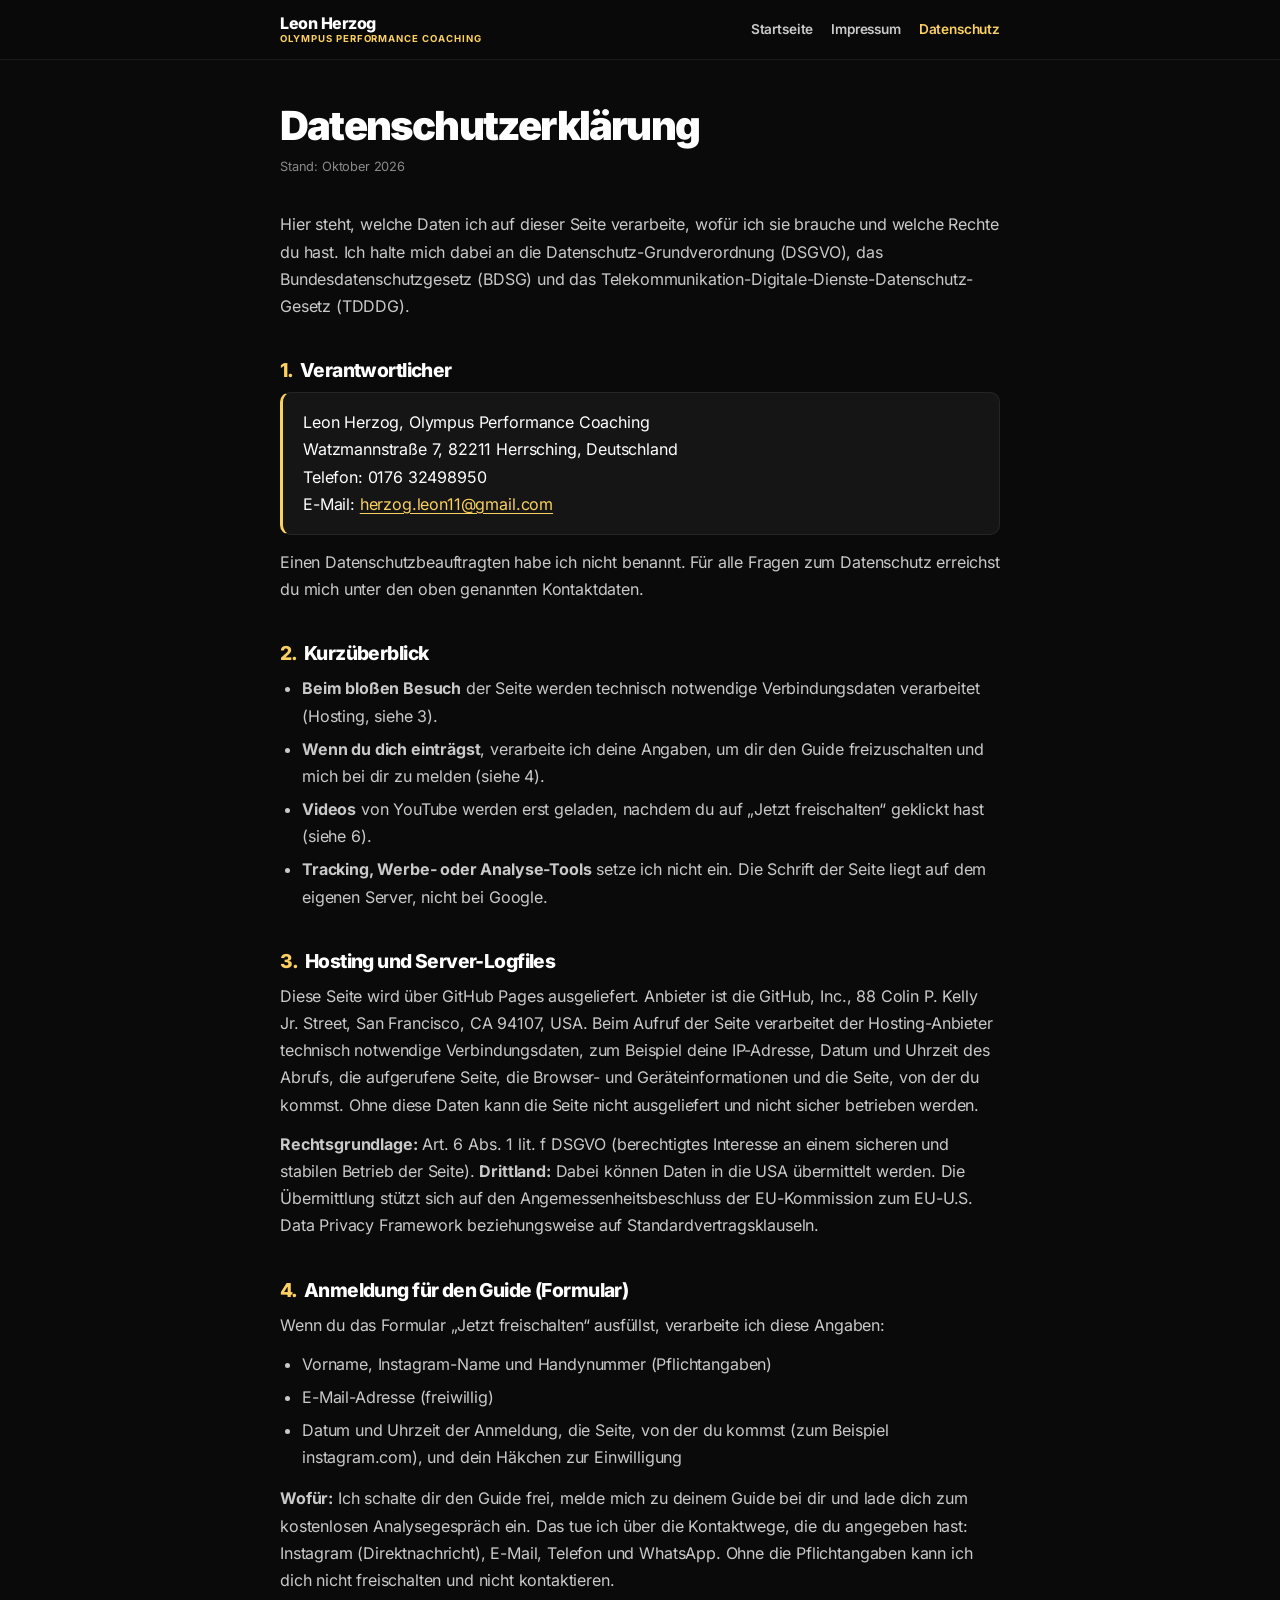
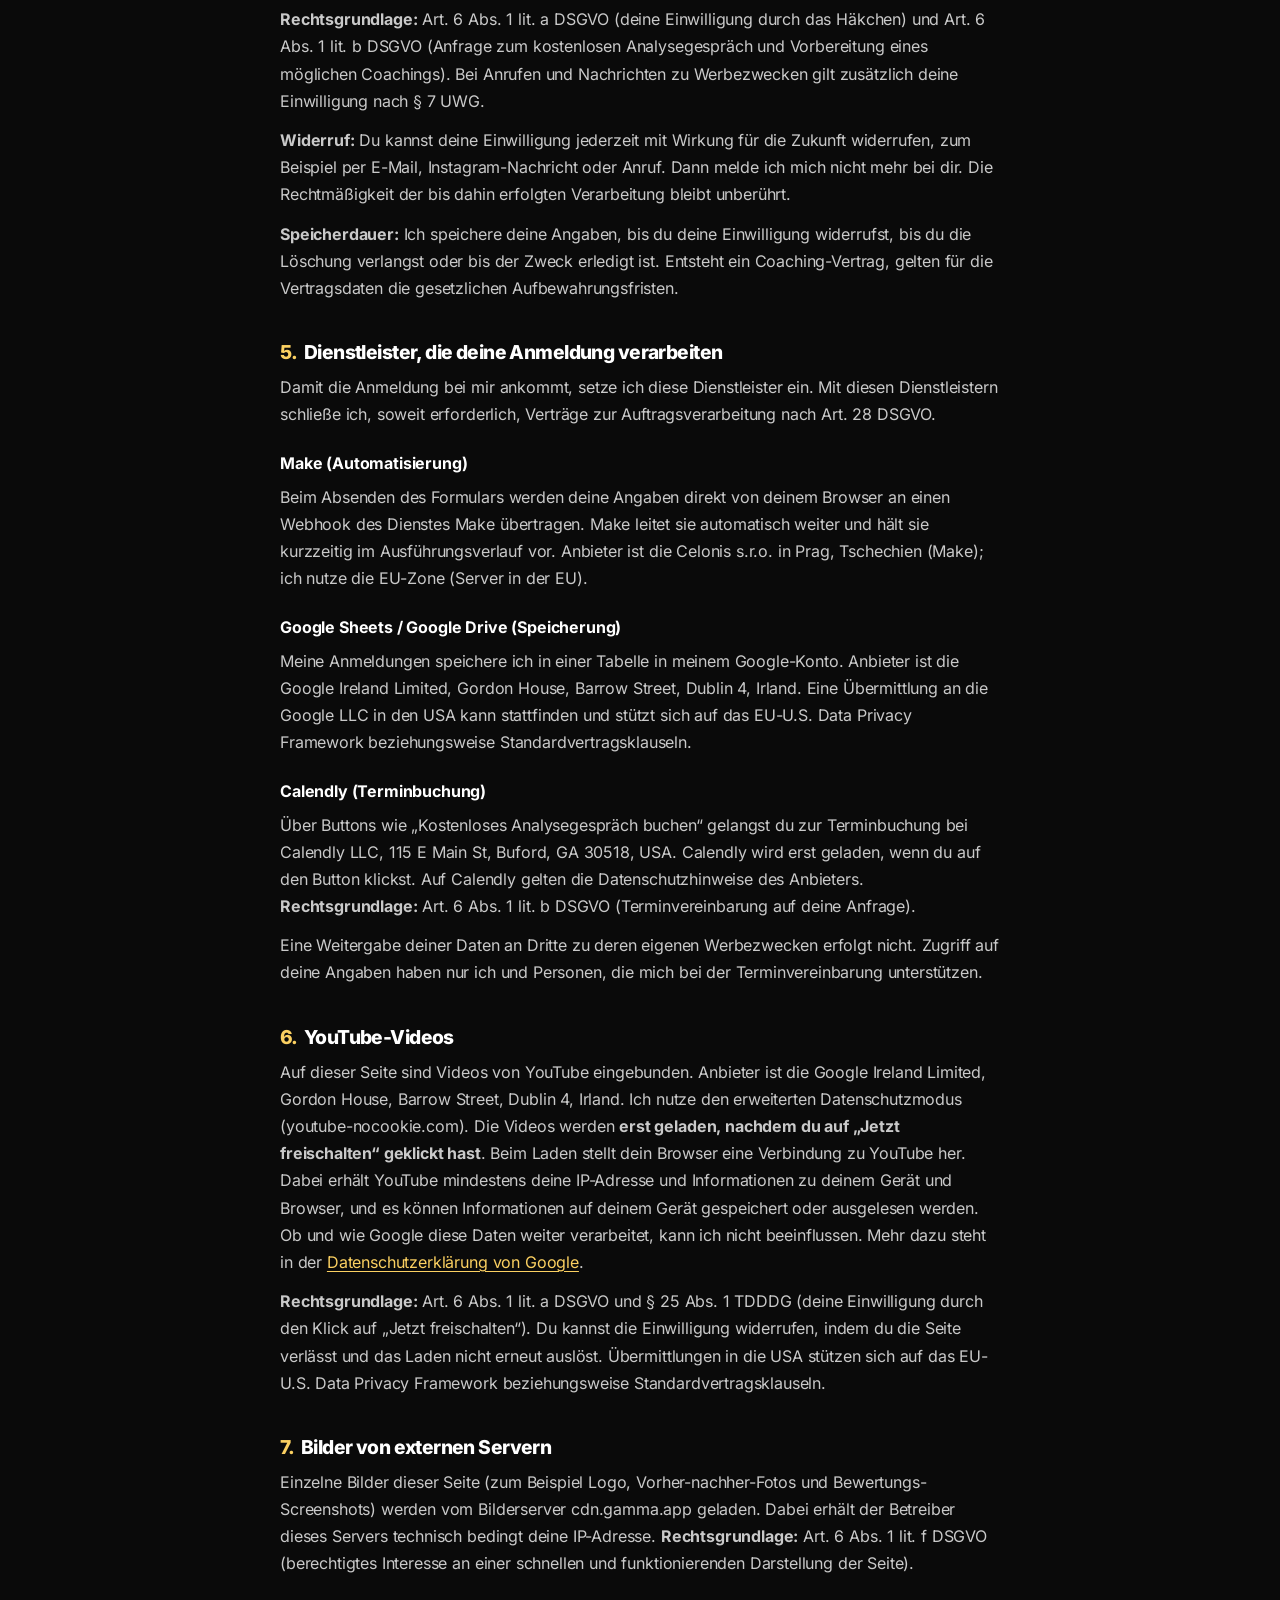
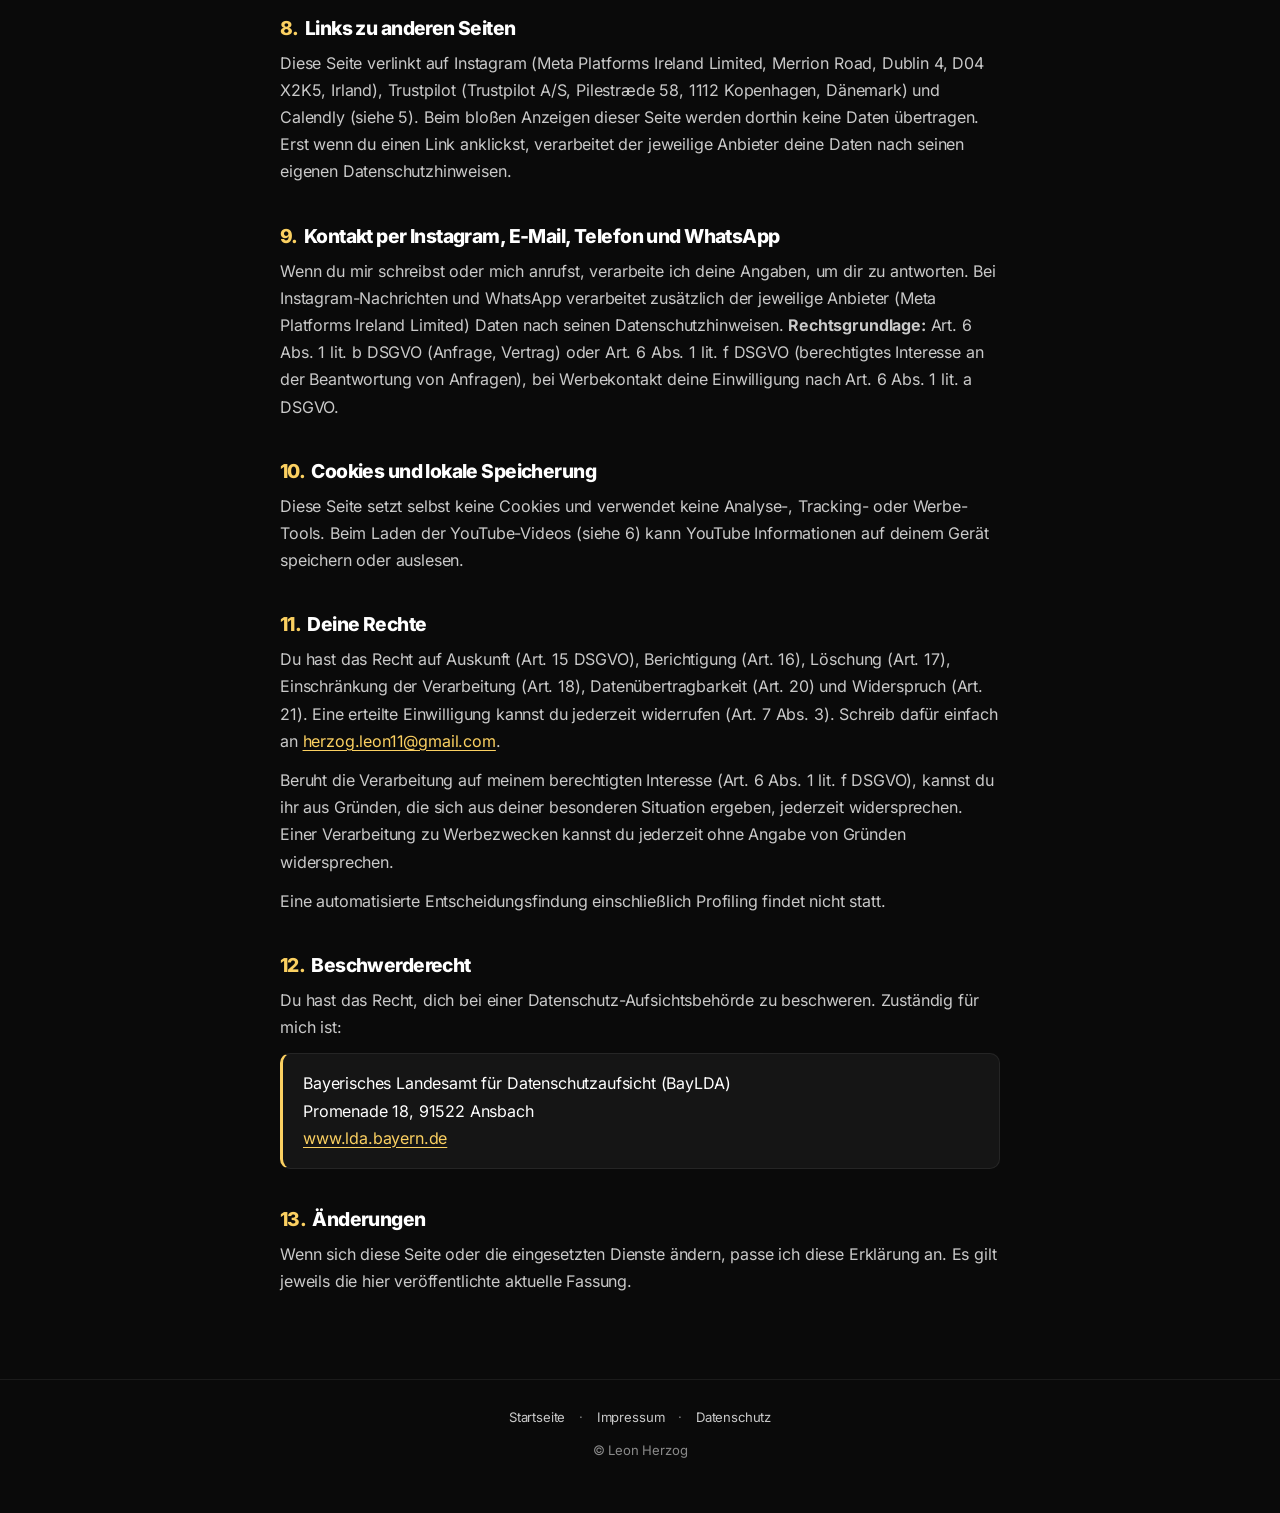
<file: datenschutz.html>
<!DOCTYPE html>
<html lang="de">
<head>
<meta charset="UTF-8">
<meta name="viewport" content="width=device-width, initial-scale=1.0">
<title>Datenschutzerklärung – Leon Herzog | Olympus Performance Coaching</title>
<meta name="description" content="Datenschutzerklärung von Leon Herzog, Olympus Performance Coaching, Herrsching.">
<link rel="stylesheet" href="legal.css">
</head>
<body>
<header class="lhead"><div class="lhead-in">
  <a class="lbrand" href="./"><b>Leon Herzog</b><span>Olympus Performance Coaching</span></a>
  <nav class="lnav" aria-label="Rechtliches">
    <a href="./">Startseite</a>
    <a href="impressum.html">Impressum</a>
    <a href="datenschutz.html" aria-current="page">Datenschutz</a>
  </nav>
</div></header>

<main>
  <h1>Datenschutzerklärung</h1>
  <p class="stand">Stand: Oktober 2026</p>

  <p>Hier steht, welche Daten ich auf dieser Seite verarbeite, wofür ich sie brauche und welche Rechte du hast. Ich halte mich dabei an die Datenschutz-Grundverordnung (DSGVO), das Bundesdatenschutzgesetz (BDSG) und das Telekommunikation-Digitale-Dienste-Datenschutz-Gesetz (TDDDG).</p>

  <h2><span class="n">1.</span>Verantwortlicher</h2>
  <address>
    Leon Herzog, Olympus Performance Coaching<br>
    Watzmannstraße 7, 82211 Herrsching, Deutschland<br>
    Telefon: 0176 32498950<br>
    E-Mail: <a href="mailto:herzog.leon11@gmail.com">herzog.leon11@gmail.com</a>
  </address>
  <p>Einen Datenschutzbeauftragten habe ich nicht benannt. Für alle Fragen zum Datenschutz erreichst du mich unter den oben genannten Kontaktdaten.</p>

  <h2><span class="n">2.</span>Kurzüberblick</h2>
  <ul>
    <li><strong>Beim bloßen Besuch</strong> der Seite werden technisch notwendige Verbindungsdaten verarbeitet (Hosting, siehe 3).</li>
    <li><strong>Wenn du dich einträgst</strong>, verarbeite ich deine Angaben, um dir den Guide freizuschalten und mich bei dir zu melden (siehe 4).</li>
    <li><strong>Videos</strong> von YouTube werden erst geladen, nachdem du auf „Jetzt freischalten“ geklickt hast (siehe 6).</li>
    <li><strong>Tracking, Werbe- oder Analyse-Tools</strong> setze ich nicht ein. Die Schrift der Seite liegt auf dem eigenen Server, nicht bei Google.</li>
  </ul>

  <h2><span class="n">3.</span>Hosting und Server-Logfiles</h2>
  <p>Diese Seite wird über GitHub Pages ausgeliefert. Anbieter ist die GitHub, Inc., 88 Colin P. Kelly Jr. Street, San Francisco, CA 94107, USA. Beim Aufruf der Seite verarbeitet der Hosting-Anbieter technisch notwendige Verbindungsdaten, zum Beispiel deine IP-Adresse, Datum und Uhrzeit des Abrufs, die aufgerufene Seite, die Browser- und Geräteinformationen und die Seite, von der du kommst. Ohne diese Daten kann die Seite nicht ausgeliefert und nicht sicher betrieben werden.</p>
  <p><strong>Rechtsgrundlage:</strong> Art. 6 Abs. 1 lit. f DSGVO (berechtigtes Interesse an einem sicheren und stabilen Betrieb der Seite). <strong>Drittland:</strong> Dabei können Daten in die USA übermittelt werden. Die Übermittlung stützt sich auf den Angemessenheitsbeschluss der EU-Kommission zum EU-U.S. Data Privacy Framework beziehungsweise auf Standardvertragsklauseln.</p>

  <h2><span class="n">4.</span>Anmeldung für den Guide (Formular)</h2>
  <p>Wenn du das Formular „Jetzt freischalten“ ausfüllst, verarbeite ich diese Angaben:</p>
  <ul>
    <li>Vorname, Instagram-Name und Handynummer (Pflichtangaben)</li>
    <li>E-Mail-Adresse (freiwillig)</li>
    <li>Datum und Uhrzeit der Anmeldung, die Seite, von der du kommst (zum Beispiel instagram.com), und dein Häkchen zur Einwilligung</li>
  </ul>
  <p><strong>Wofür:</strong> Ich schalte dir den Guide frei, melde mich zu deinem Guide bei dir und lade dich zum kostenlosen Analysegespräch ein. Das tue ich über die Kontaktwege, die du angegeben hast: Instagram (Direktnachricht), E-Mail, Telefon und WhatsApp. Ohne die Pflichtangaben kann ich dich nicht freischalten und nicht kontaktieren.</p>
  <p><strong>Rechtsgrundlage:</strong> Art. 6 Abs. 1 lit. a DSGVO (deine Einwilligung durch das Häkchen) und Art. 6 Abs. 1 lit. b DSGVO (Anfrage zum kostenlosen Analysegespräch und Vorbereitung eines möglichen Coachings). Bei Anrufen und Nachrichten zu Werbezwecken gilt zusätzlich deine Einwilligung nach § 7 UWG.</p>
  <p><strong>Widerruf:</strong> Du kannst deine Einwilligung jederzeit mit Wirkung für die Zukunft widerrufen, zum Beispiel per E-Mail, Instagram-Nachricht oder Anruf. Dann melde ich mich nicht mehr bei dir. Die Rechtmäßigkeit der bis dahin erfolgten Verarbeitung bleibt unberührt.</p>
  <p><strong>Speicherdauer:</strong> Ich speichere deine Angaben, bis du deine Einwilligung widerrufst, bis du die Löschung verlangst oder bis der Zweck erledigt ist. Entsteht ein Coaching-Vertrag, gelten für die Vertragsdaten die gesetzlichen Aufbewahrungsfristen.</p>

  <h2><span class="n">5.</span>Dienstleister, die deine Anmeldung verarbeiten</h2>
  <p>Damit die Anmeldung bei mir ankommt, setze ich diese Dienstleister ein. Mit diesen Dienstleistern schließe ich, soweit erforderlich, Verträge zur Auftragsverarbeitung nach Art. 28 DSGVO.</p>
  <h3>Make (Automatisierung)</h3>
  <p>Beim Absenden des Formulars werden deine Angaben direkt von deinem Browser an einen Webhook des Dienstes Make übertragen. Make leitet sie automatisch weiter und hält sie kurzzeitig im Ausführungsverlauf vor. Anbieter ist die Celonis s.r.o. in Prag, Tschechien (Make); ich nutze die EU-Zone (Server in der EU).</p>
  <h3>Google Sheets / Google Drive (Speicherung)</h3>
  <p>Meine Anmeldungen speichere ich in einer Tabelle in meinem Google-Konto. Anbieter ist die Google Ireland Limited, Gordon House, Barrow Street, Dublin 4, Irland. Eine Übermittlung an die Google LLC in den USA kann stattfinden und stützt sich auf das EU-U.S. Data Privacy Framework beziehungsweise Standardvertragsklauseln.</p>
  <h3>Calendly (Terminbuchung)</h3>
  <p>Über Buttons wie „Kostenloses Analysegespräch buchen“ gelangst du zur Terminbuchung bei Calendly LLC, 115 E Main St, Buford, GA 30518, USA. Calendly wird erst geladen, wenn du auf den Button klickst. Auf Calendly gelten die Datenschutzhinweise des Anbieters. <strong>Rechtsgrundlage:</strong> Art. 6 Abs. 1 lit. b DSGVO (Terminvereinbarung auf deine Anfrage).</p>
  <p>Eine Weitergabe deiner Daten an Dritte zu deren eigenen Werbezwecken erfolgt nicht. Zugriff auf deine Angaben haben nur ich und Personen, die mich bei der Terminvereinbarung unterstützen.</p>

  <h2><span class="n">6.</span>YouTube-Videos</h2>
  <p>Auf dieser Seite sind Videos von YouTube eingebunden. Anbieter ist die Google Ireland Limited, Gordon House, Barrow Street, Dublin 4, Irland. Ich nutze den erweiterten Datenschutzmodus (youtube-nocookie.com). Die Videos werden <strong>erst geladen, nachdem du auf „Jetzt freischalten“ geklickt hast</strong>. Beim Laden stellt dein Browser eine Verbindung zu YouTube her. Dabei erhält YouTube mindestens deine IP-Adresse und Informationen zu deinem Gerät und Browser, und es können Informationen auf deinem Gerät gespeichert oder ausgelesen werden. Ob und wie Google diese Daten weiter verarbeitet, kann ich nicht beeinflussen. Mehr dazu steht in der <a href="https://policies.google.com/privacy" target="_blank" rel="noopener">Datenschutzerklärung von Google</a>.</p>
  <p><strong>Rechtsgrundlage:</strong> Art. 6 Abs. 1 lit. a DSGVO und § 25 Abs. 1 TDDDG (deine Einwilligung durch den Klick auf „Jetzt freischalten“). Du kannst die Einwilligung widerrufen, indem du die Seite verlässt und das Laden nicht erneut auslöst. Übermittlungen in die USA stützen sich auf das EU-U.S. Data Privacy Framework beziehungsweise Standardvertragsklauseln.</p>

  <h2><span class="n">7.</span>Bilder von externen Servern</h2>
  <p>Einzelne Bilder dieser Seite (zum Beispiel Logo, Vorher-nachher-Fotos und Bewertungs-Screenshots) werden vom Bilderserver cdn.gamma.app geladen. Dabei erhält der Betreiber dieses Servers technisch bedingt deine IP-Adresse. <strong>Rechtsgrundlage:</strong> Art. 6 Abs. 1 lit. f DSGVO (berechtigtes Interesse an einer schnellen und funktionierenden Darstellung der Seite).</p>

  <h2><span class="n">8.</span>Links zu anderen Seiten</h2>
  <p>Diese Seite verlinkt auf Instagram (Meta Platforms Ireland Limited, Merrion Road, Dublin 4, D04 X2K5, Irland), Trustpilot (Trustpilot A/S, Pilestræde 58, 1112 Kopenhagen, Dänemark) und Calendly (siehe 5). Beim bloßen Anzeigen dieser Seite werden dorthin keine Daten übertragen. Erst wenn du einen Link anklickst, verarbeitet der jeweilige Anbieter deine Daten nach seinen eigenen Datenschutzhinweisen.</p>

  <h2><span class="n">9.</span>Kontakt per Instagram, E-Mail, Telefon und WhatsApp</h2>
  <p>Wenn du mir schreibst oder mich anrufst, verarbeite ich deine Angaben, um dir zu antworten. Bei Instagram-Nachrichten und WhatsApp verarbeitet zusätzlich der jeweilige Anbieter (Meta Platforms Ireland Limited) Daten nach seinen Datenschutzhinweisen. <strong>Rechtsgrundlage:</strong> Art. 6 Abs. 1 lit. b DSGVO (Anfrage, Vertrag) oder Art. 6 Abs. 1 lit. f DSGVO (berechtigtes Interesse an der Beantwortung von Anfragen), bei Werbekontakt deine Einwilligung nach Art. 6 Abs. 1 lit. a DSGVO.</p>

  <h2><span class="n">10.</span>Cookies und lokale Speicherung</h2>
  <p>Diese Seite setzt selbst keine Cookies und verwendet keine Analyse-, Tracking- oder Werbe-Tools. Beim Laden der YouTube-Videos (siehe 6) kann YouTube Informationen auf deinem Gerät speichern oder auslesen.</p>

  <h2><span class="n">11.</span>Deine Rechte</h2>
  <p>Du hast das Recht auf Auskunft (Art. 15 DSGVO), Berichtigung (Art. 16), Löschung (Art. 17), Einschränkung der Verarbeitung (Art. 18), Datenübertragbarkeit (Art. 20) und Widerspruch (Art. 21). Eine erteilte Einwilligung kannst du jederzeit widerrufen (Art. 7 Abs. 3). Schreib dafür einfach an <a href="mailto:herzog.leon11@gmail.com">herzog.leon11@gmail.com</a>.</p>
  <p>Beruht die Verarbeitung auf meinem berechtigten Interesse (Art. 6 Abs. 1 lit. f DSGVO), kannst du ihr aus Gründen, die sich aus deiner besonderen Situation ergeben, jederzeit widersprechen. Einer Verarbeitung zu Werbezwecken kannst du jederzeit ohne Angabe von Gründen widersprechen.</p>
  <p>Eine automatisierte Entscheidungsfindung einschließlich Profiling findet nicht statt.</p>

  <h2><span class="n">12.</span>Beschwerderecht</h2>
  <p>Du hast das Recht, dich bei einer Datenschutz-Aufsichtsbehörde zu beschweren. Zuständig für mich ist:</p>
  <address>
    Bayerisches Landesamt für Datenschutzaufsicht (BayLDA)<br>
    Promenade 18, 91522 Ansbach<br>
    <a href="https://www.lda.bayern.de" target="_blank" rel="noopener">www.lda.bayern.de</a>
  </address>

  <h2><span class="n">13.</span>Änderungen</h2>
  <p>Wenn sich diese Seite oder die eingesetzten Dienste ändern, passe ich diese Erklärung an. Es gilt jeweils die hier veröffentlichte aktuelle Fassung.</p>
</main>

<footer class="lfoot">
  <a href="./">Startseite</a> · <a href="impressum.html">Impressum</a> · <a href="datenschutz.html">Datenschutz</a>
  <p style="margin-top:10px">© Leon Herzog</p>
</footer>
</body>
</html>
</file>
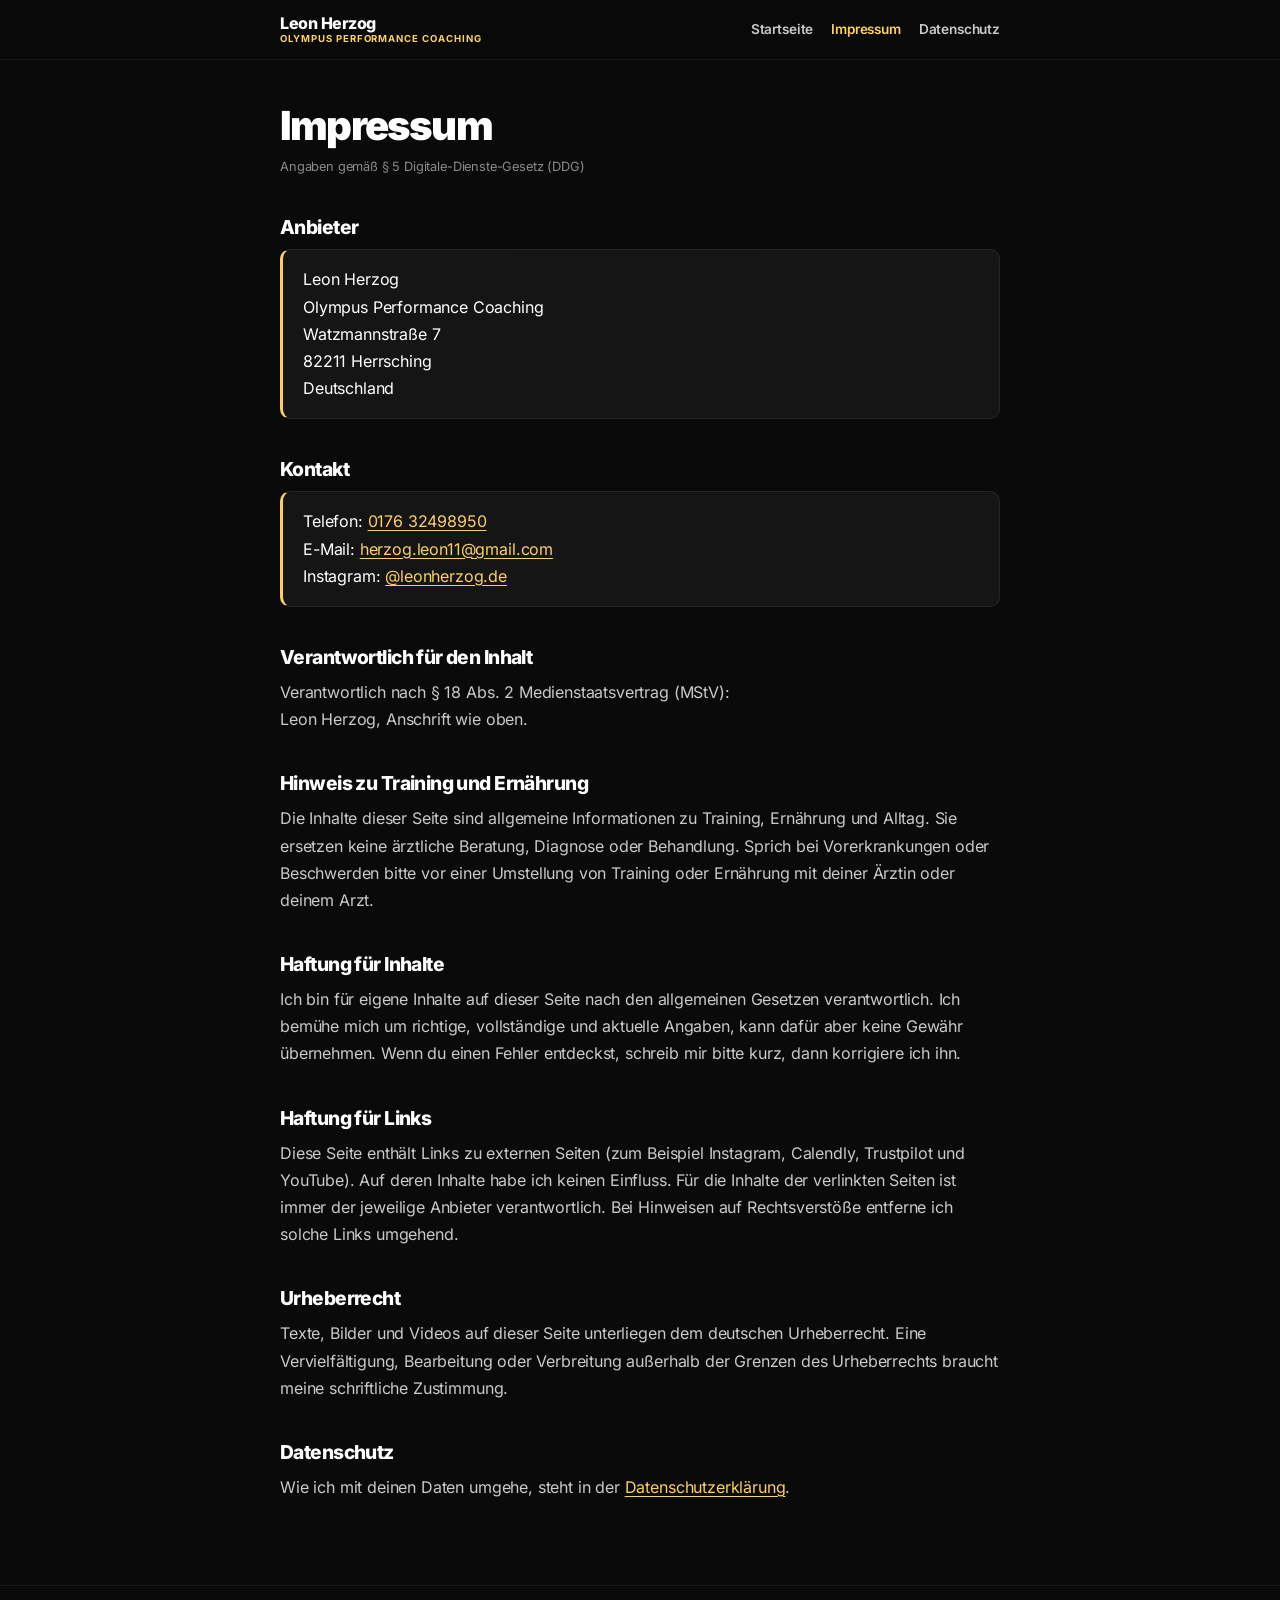
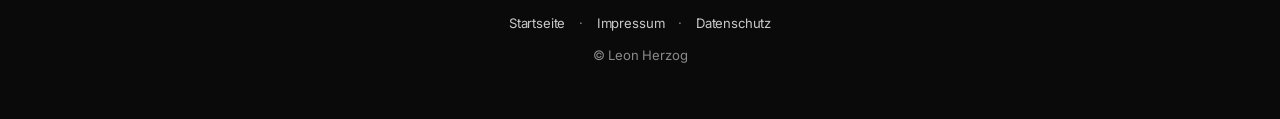
<file: impressum.html>
<!DOCTYPE html>
<html lang="de">
<head>
<meta charset="UTF-8">
<meta name="viewport" content="width=device-width, initial-scale=1.0">
<title>Impressum – Leon Herzog | Olympus Performance Coaching</title>
<meta name="description" content="Impressum von Leon Herzog, Olympus Performance Coaching, Herrsching.">
<link rel="stylesheet" href="legal.css">
</head>
<body>
<header class="lhead"><div class="lhead-in">
  <a class="lbrand" href="./"><b>Leon Herzog</b><span>Olympus Performance Coaching</span></a>
  <nav class="lnav" aria-label="Rechtliches">
    <a href="./">Startseite</a>
    <a href="impressum.html" aria-current="page">Impressum</a>
    <a href="datenschutz.html">Datenschutz</a>
  </nav>
</div></header>

<main>
  <h1>Impressum</h1>
  <p class="stand">Angaben gemäß § 5 Digitale-Dienste-Gesetz (DDG)</p>

  <h2>Anbieter</h2>
  <address>
    Leon Herzog<br>
    Olympus Performance Coaching<br>
    Watzmannstraße 7<br>
    82211 Herrsching<br>
    Deutschland
  </address>

  <h2>Kontakt</h2>
  <address>
    Telefon: <a href="tel:+4917632498950">0176 32498950</a><br>
    E-Mail: <a href="mailto:herzog.leon11@gmail.com">herzog.leon11@gmail.com</a><br>
    Instagram: <a href="https://instagram.com/leonherzog.de" target="_blank" rel="noopener">@leonherzog.de</a>
  </address>

  <h2>Verantwortlich für den Inhalt</h2>
  <p>Verantwortlich nach § 18 Abs. 2 Medienstaatsvertrag (MStV):<br>Leon Herzog, Anschrift wie oben.</p>

  <h2>Hinweis zu Training und Ernährung</h2>
  <p>Die Inhalte dieser Seite sind allgemeine Informationen zu Training, Ernährung und Alltag. Sie ersetzen keine ärztliche Beratung, Diagnose oder Behandlung. Sprich bei Vorerkrankungen oder Beschwerden bitte vor einer Umstellung von Training oder Ernährung mit deiner Ärztin oder deinem Arzt.</p>

  <h2>Haftung für Inhalte</h2>
  <p>Ich bin für eigene Inhalte auf dieser Seite nach den allgemeinen Gesetzen verantwortlich. Ich bemühe mich um richtige, vollständige und aktuelle Angaben, kann dafür aber keine Gewähr übernehmen. Wenn du einen Fehler entdeckst, schreib mir bitte kurz, dann korrigiere ich ihn.</p>

  <h2>Haftung für Links</h2>
  <p>Diese Seite enthält Links zu externen Seiten (zum Beispiel Instagram, Calendly, Trustpilot und YouTube). Auf deren Inhalte habe ich keinen Einfluss. Für die Inhalte der verlinkten Seiten ist immer der jeweilige Anbieter verantwortlich. Bei Hinweisen auf Rechtsverstöße entferne ich solche Links umgehend.</p>

  <h2>Urheberrecht</h2>
  <p>Texte, Bilder und Videos auf dieser Seite unterliegen dem deutschen Urheberrecht. Eine Vervielfältigung, Bearbeitung oder Verbreitung außerhalb der Grenzen des Urheberrechts braucht meine schriftliche Zustimmung.</p>

  <h2>Datenschutz</h2>
  <p>Wie ich mit deinen Daten umgehe, steht in der <a href="datenschutz.html">Datenschutzerklärung</a>.</p>
</main>

<footer class="lfoot">
  <a href="./">Startseite</a> · <a href="impressum.html">Impressum</a> · <a href="datenschutz.html">Datenschutz</a>
  <p style="margin-top:10px">© Leon Herzog</p>
</footer>
</body>
</html>
</file>
<file: legal.css>
/* Gemeinsame Gestaltung für Impressum und Datenschutzerklärung */
@font-face{font-family:'Inter';font-style:normal;font-weight:100 900;font-display:swap;src:url(fonts/inter-latin-wght-normal.woff2) format('woff2-variations'),url(fonts/inter-latin-wght-normal.woff2) format('woff2');unicode-range:U+0000-00FF,U+0131,U+0152-0153,U+02BB-02BC,U+02C6,U+02DA,U+02DC,U+0304,U+0308,U+0329,U+2000-206F,U+20AC,U+2122,U+2191,U+2193,U+2212,U+2215,U+FEFF,U+FFFD;}
:root{--gold:#fbd061;--dark:#0a0a0a;--dark-3:#151515;--white:#fff;--text:#c9c9c9;--muted:#8a8a8a;}
*{margin:0;padding:0;box-sizing:border-box;}
html{scroll-behavior:smooth;}
body{background:var(--dark);color:var(--text);font-family:'Inter',system-ui,-apple-system,'Segoe UI',sans-serif;font-size:16px;line-height:1.7;letter-spacing:-.01em;-webkit-text-size-adjust:100%;}
a{color:var(--gold);text-underline-offset:3px;}
a:hover{color:#fff;}
.lhead{position:sticky;top:0;z-index:10;background:rgba(10,10,10,.96);border-bottom:1px solid rgba(255,255,255,.07);backdrop-filter:blur(14px);}
.lhead-in{max-width:760px;margin:0 auto;padding:14px 20px;display:flex;align-items:center;justify-content:space-between;gap:16px;flex-wrap:wrap;}
.lbrand{text-decoration:none;color:var(--white);display:flex;flex-direction:column;line-height:1.2;}
.lbrand b{font-size:1rem;font-weight:800;letter-spacing:-.03em;}
.lbrand span{font-size:.6rem;font-weight:700;letter-spacing:.1em;text-transform:uppercase;color:var(--gold);}
.lnav{display:flex;gap:18px;font-size:.85rem;font-weight:600;}
.lnav a{color:var(--text);text-decoration:none;}
.lnav a:hover,.lnav a[aria-current="page"]{color:var(--gold);}
main{max-width:760px;margin:0 auto;padding:44px 20px 72px;}
h1{font-size:clamp(1.9rem,5vw,2.5rem);font-weight:900;line-height:1.1;letter-spacing:-.045em;color:var(--white);margin-bottom:8px;}
.stand{font-size:.8rem;color:var(--muted);margin-bottom:34px;}
h2{font-size:1.2rem;font-weight:800;letter-spacing:-.03em;color:var(--white);margin:38px 0 10px;line-height:1.25;}
h2 .n{color:var(--gold);margin-right:6px;}
h3{font-size:1rem;font-weight:700;color:var(--white);margin:22px 0 6px;}
p{margin-bottom:12px;}
ul{margin:0 0 14px 22px;}
li{margin-bottom:6px;}
address{font-style:normal;background:var(--dark-3);border:1px solid rgba(255,255,255,.07);border-left:3px solid var(--gold);border-radius:10px;padding:16px 20px;margin-bottom:14px;color:var(--white);}
.box{background:var(--dark-3);border:1px solid rgba(255,255,255,.07);border-radius:10px;padding:16px 20px;margin:14px 0;font-size:.92rem;}
.lfoot{border-top:1px solid rgba(255,255,255,.07);padding:26px 20px 40px;text-align:center;font-size:.82rem;color:var(--muted);}
.lfoot a{color:var(--text);text-decoration:none;margin:0 10px;}
.lfoot a:hover{color:var(--gold);}
@media(max-width:520px){main{padding-top:32px;}.lnav{gap:14px;}}
</file>
